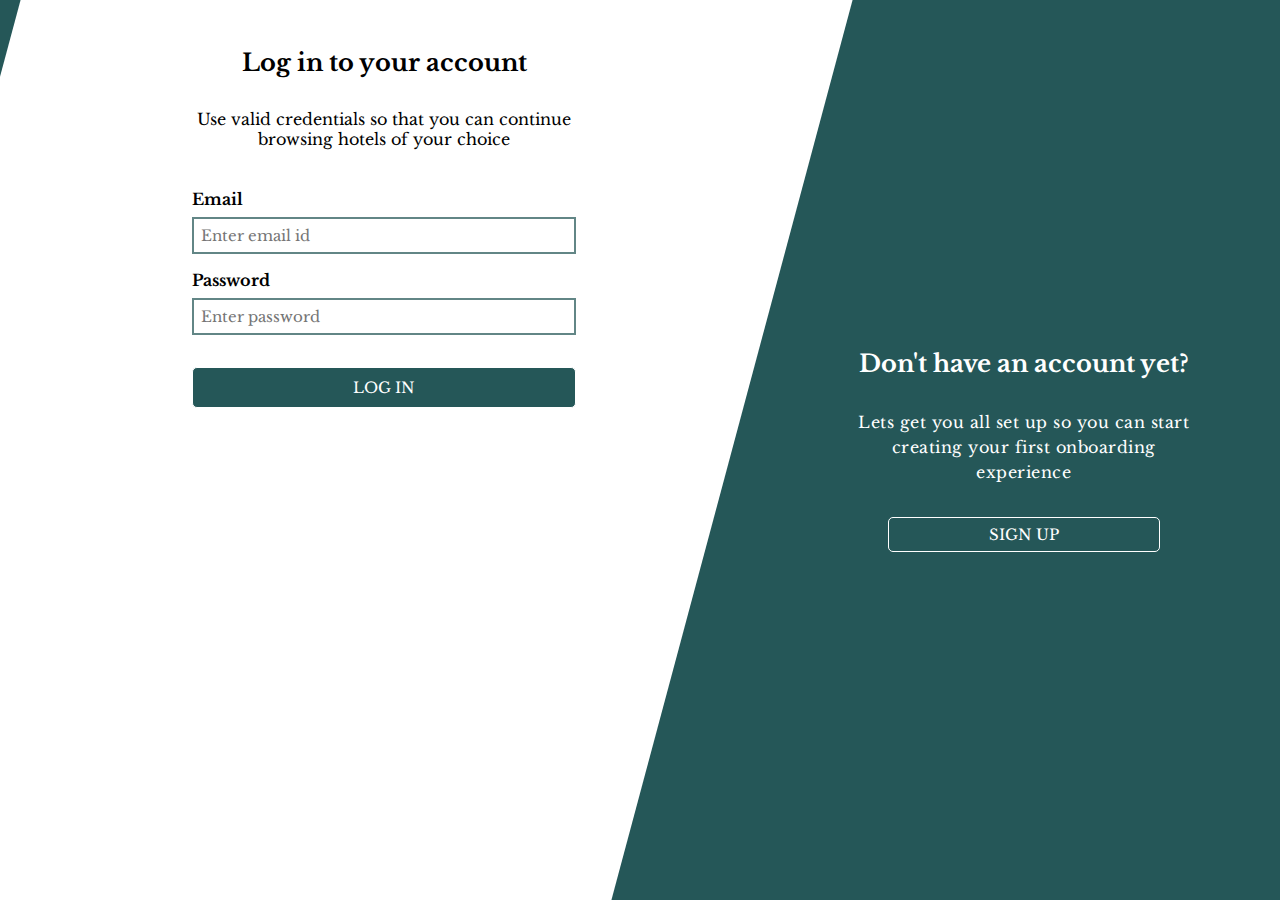
<file: templates/login.html>
<!DOCTYPE html>
<html lang="en">

<head>
    <meta charset="UTF-8">
    <meta http-equiv="X-UA-Compatible" content="IE=edge">
    <meta name="viewport" content="width=device-width, initial-scale=1.0">

    <link rel="stylesheet" href="../css/login.css">

    <title>Login | Hotelsnb</title>
</head>

<body>
    <div id="main">
        <div id="left">
            <h2>Log in to your account</h2>
            <p>Use valid credentials so that you can continue browsing hotels of your choice</p>
            <!-- <p>Lets get you all set up so you </p> -->
            <form action="./properties.html">
                <label for="email">Email</label>
                <input type="email" name="email" id="email" placeholder="Enter email id" required>
                <label for="password">Password</label>
                <input type="password" name="password" id="password" placeholder="Enter password" required>
                <button type="submit">LOG IN</button>
            </form>
        </div>
        <div id="right">
            <h2>Don't have an account yet?</h2>
            <p>Lets get you all set up so you can start creating your first onboarding experience</p>
            <a href="./signup.html">SIGN UP</a>
        </div>
    </div>
</body>

</html>
</file>
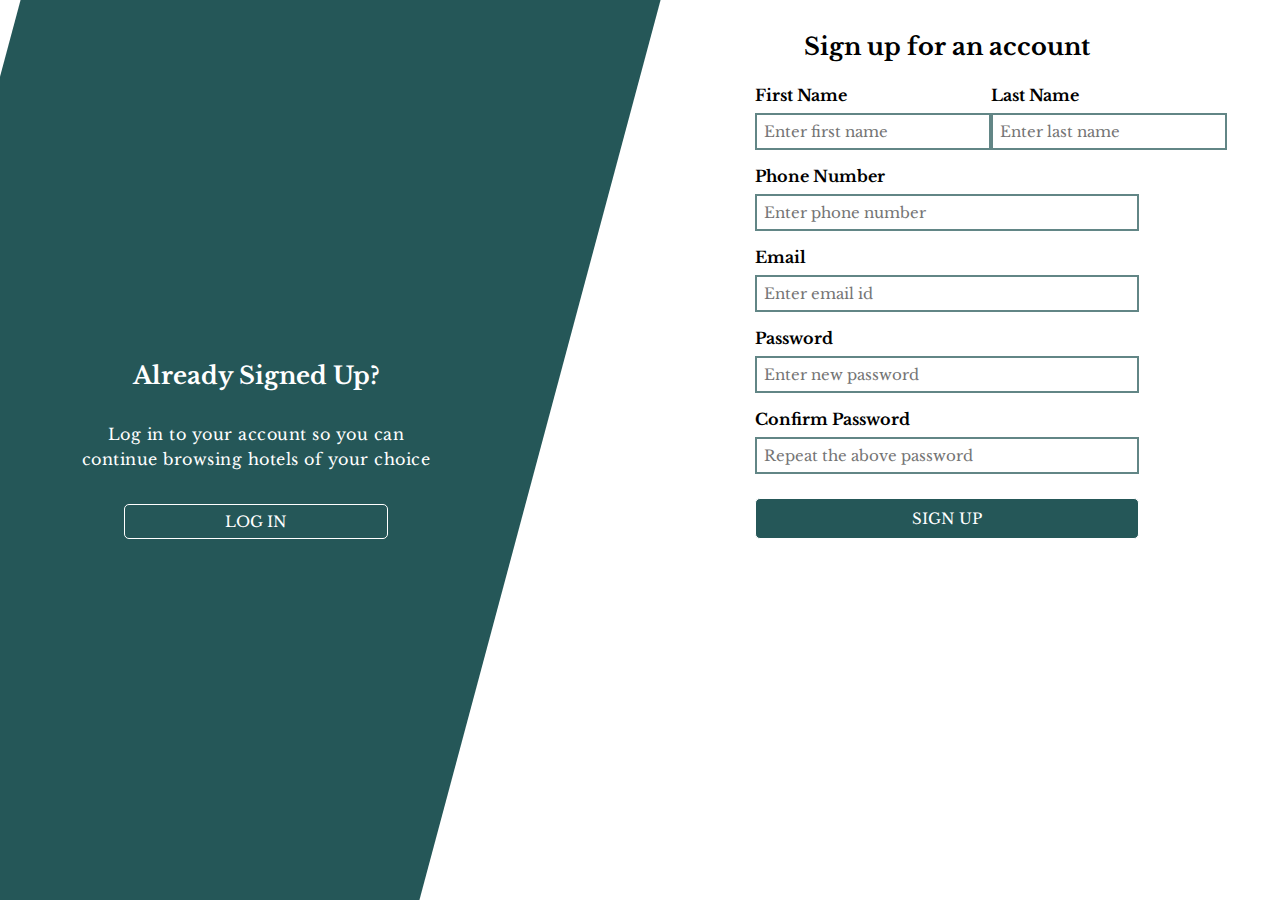
<file: templates/signup.html>
<!DOCTYPE html>
<html lang="en">

<head>
    <meta charset="UTF-8">
    <meta http-equiv="X-UA-Compatible" content="IE=edge">
    <meta name="viewport" content="width=device-width, initial-scale=1.0">

    <link rel="stylesheet" href="../css/signup.css">

    <title>Signup | Hotelsnb</title>
</head>

<body>
    <div id="main">
        <div id="left">
            <h2>Already Signed Up?</h2>
            <p>Log in to your account so you can continue browsing hotels of your choice</p>
            <a href="./login.html">LOG IN</a>
        </div>
        <div id="right">
            <h2>Sign up for an account</h2>
            <!-- <p>Lets get you all set up so you can start creating your first onboardingg experience</p> -->
            <form action="./properties.html">
                <div id="name">
                    <div id="fname">
                        <label for="first_name">First Name</label>
                        <input type="text" name="first_name" id="first_name" placeholder="Enter first name" required>
                    </div>
                    <div id="lname">
                        <label for="last_name">Last Name</label>
                        <input type="text" name="last_name" id="last_name" placeholder="Enter last name" required>
                    </div>
                </div>
                <label for="phone">Phone Number</label>
                <input type="text" name="phone" id="phone" placeholder="Enter phone number" required>
                <label for="email">Email</label>
                <input type="email" name="email" id="email" placeholder="Enter email id" required>
                <label for="password">Password</label>
                <input type="password" name="password" id="password" placeholder="Enter new password" required>
                <label for="cPassword">Confirm Password</label>
                <input type="password" name="cPassword" id="cPassword" placeholder="Repeat the above password" required>
                <button type="submit">SIGN UP</button>
            </form>
        </div>
    </div>
</body>

</html>
</file>
<file: css/login.css>
@import url("https://fonts.googleapis.com/css2?family=Libre+Baskerville:wght@400;700&family=Montserrat:wght@200;300;400;500;600;700&display=swap");

* {
  padding: 0px;
  margin: 0px;
  box-sizing: border-box;
  font-family: "Libre Baskerville", serif;
}

#main {
  display: flex;
  background: #255758;
}

#right {
  width: 40%;
  height: 100vh;
  color: white;
  display: flex;
  flex-direction: column;
  justify-content: center;
  align-items: center;
}

#right p {
  margin-top: 2rem;
  width: 70%;
  text-align: center;
  line-height: 25px;
  letter-spacing: 0.5px;
}
#right a {
  margin-top: 2rem;
  text-decoration: none;
  color: white;
  border: 1px solid white;
  padding: 7px 100px;
  border-radius: 5px;
  font-size: 15px;
}
#right a:hover {
  background: white;
  color: #255758;
}

#left {
  width: 60%;
  display: flex;
  flex-direction: column;
  align-items: center;
  z-index: 0;
}
#left::before {
  content: "";
  background: #fff;
  width: 65%;
  height: 100vh;
  position: absolute;
  left: -100px;
  top: 0px;
  transform: skew(-15deg);
  z-index: -1;
}

#left h2 {
  margin-top: 3rem;
}
#left p {
  width: 50%;
  margin-top: 2rem;
  text-align: center;
}

#left form {
  margin-top: 2.5rem;
  width: 50%;
}
#left form label,
#left form input {
  display: block;
  width: 100%;
}

#left form label {
  margin-bottom: 0.5rem;
  font-weight: bold;
}
#left form input {
  margin-bottom: 1rem;
  font-size: 15px;
  padding: 7px;
  border: 2px solid #255758b8;
}

#left button {
  margin-top: 1rem;
  border: 1px solid white;
  color: white;
  background: #255758;
  padding: 10px;
  border-radius: 5px;
  font-size: 15px;
  width: 100%;
}
#left button:hover {
  background: #2d6869;
  cursor: pointer;
}
</file>
<file: css/signup.css>
@import url("https://fonts.googleapis.com/css2?family=Libre+Baskerville:wght@400;700&family=Montserrat:wght@200;300;400;500;600;700&display=swap");

* {
  padding: 0px;
  margin: 0px;
  box-sizing: border-box;
  font-family: "Libre Baskerville", serif;
}

#main {
  display: flex;
}

#left {
  width: 40%;
  height: 100vh;
  color: white;
  display: flex;
  flex-direction: column;
  justify-content: center;
  align-items: center;
}
#left::before {
  content: "";
  background: #255758;
  width: 50%;
  height: 100vh;
  position: absolute;
  left: -100px;
  top: 0px;
  transform: skew(-15deg);
  z-index: -1;
}

#left p {
  margin-top: 2rem;
  width: 70%;
  text-align: center;
  line-height: 25px;
  letter-spacing: 0.5px;
}
#left a {
  margin-top: 2rem;
  text-decoration: none;
  color: white;
  border: 1px solid white;
  padding: 7px 100px;
  border-radius: 5px;
  font-size: 15px;
}
#left a:hover {
  background: white;
  color: #255758;
}

#right {
  width: 50%;
  margin-left: 9%;
  display: flex;
  flex-direction: column;
  align-items: center;
}
#right h2 {
  margin-top: 2rem;
}
#right p {
  width: 65%;
  margin-top: 1rem;
  text-align: center;
}

#right form {
  margin-top: 1.5rem;
  width: 60%;
}

#right form label {
  display: block;
  margin-bottom: 0.5rem;
  font-weight: bold;
}

#name {
  display: flex;
  justify-content: space-between;
}
#phone,
#email,
#password,
#cPassword {
  width: 100%;
}
#right form input {
  margin-bottom: 1rem;
  font-size: 15px;
  padding: 7px;
  border: 2px solid #255758b8;
}

#right button {
  margin-top: 0.5rem;
  border: 1px solid white;
  color: white;
  background: #255758;
  padding: 10px;
  border-radius: 5px;
  font-size: 15px;
  width: 100%;
}
#right button:hover {
  background: #2d6869;
  cursor: pointer;
}
</file>
